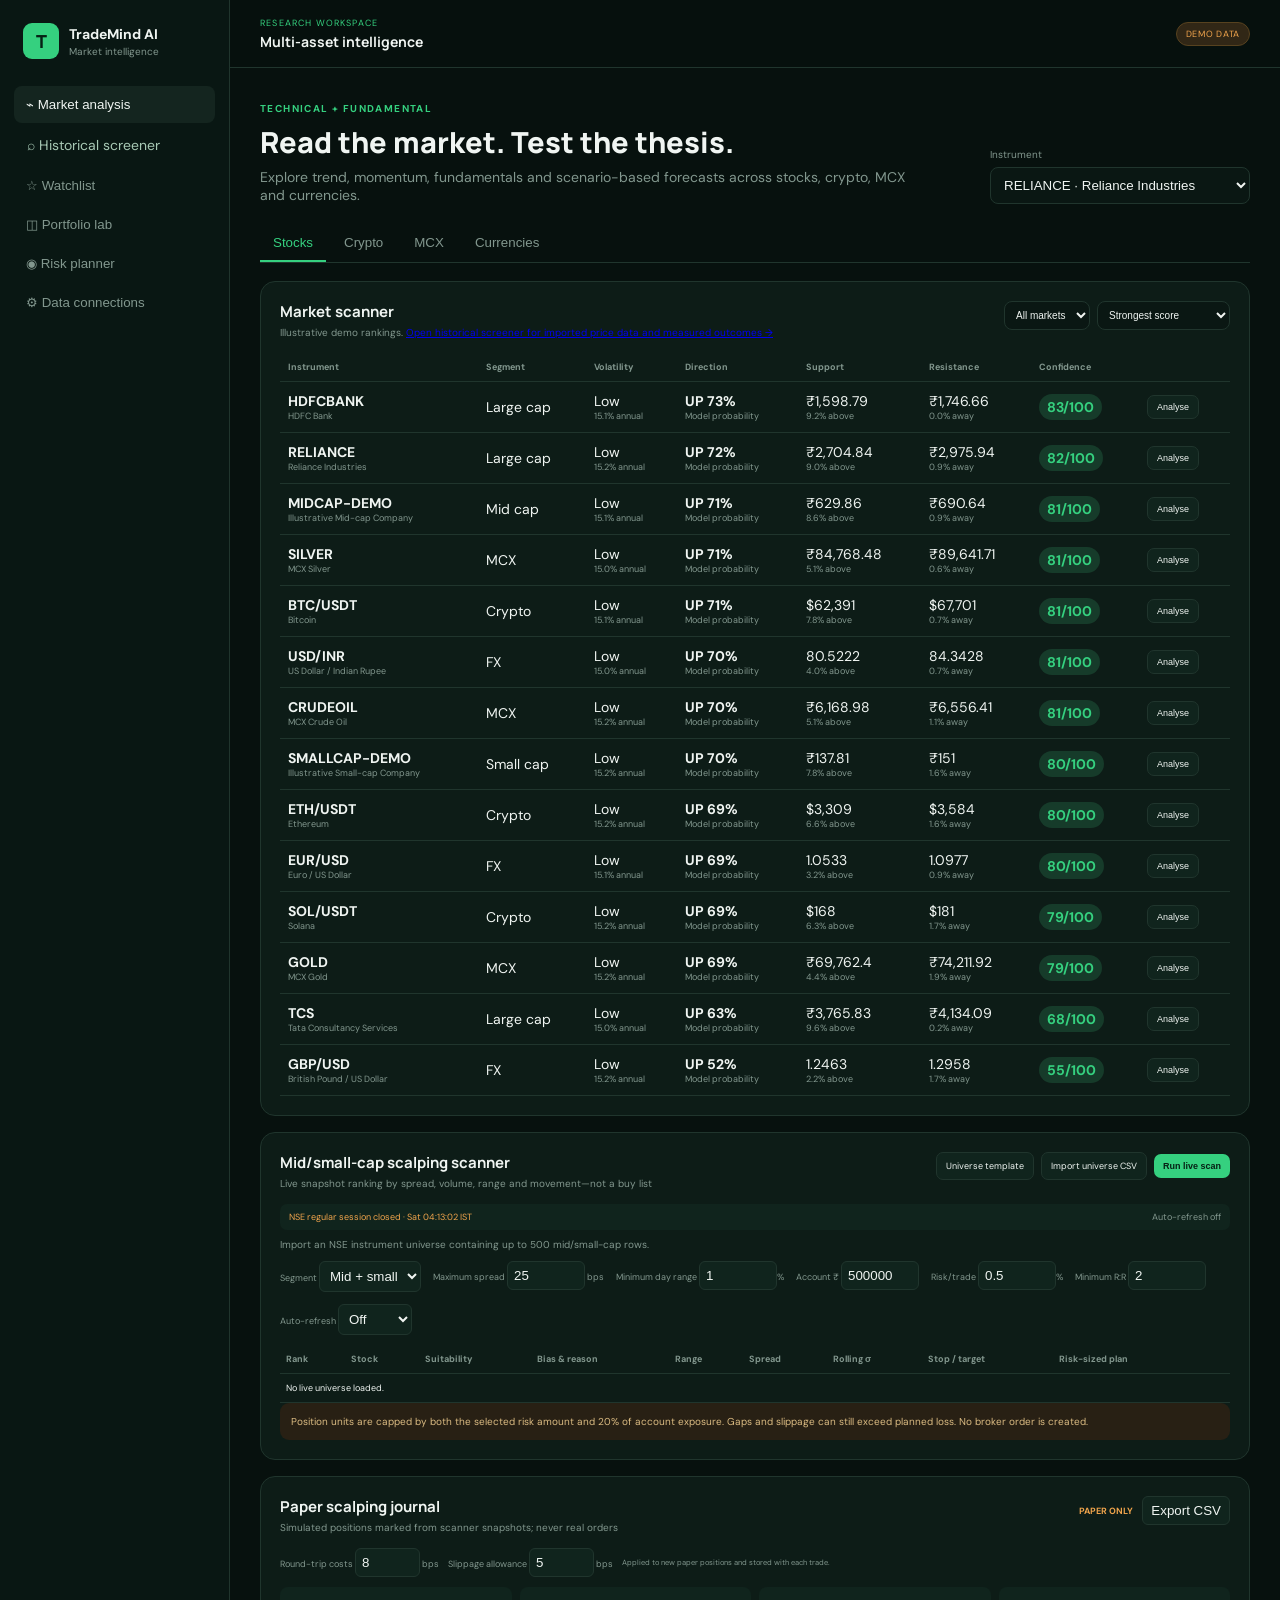
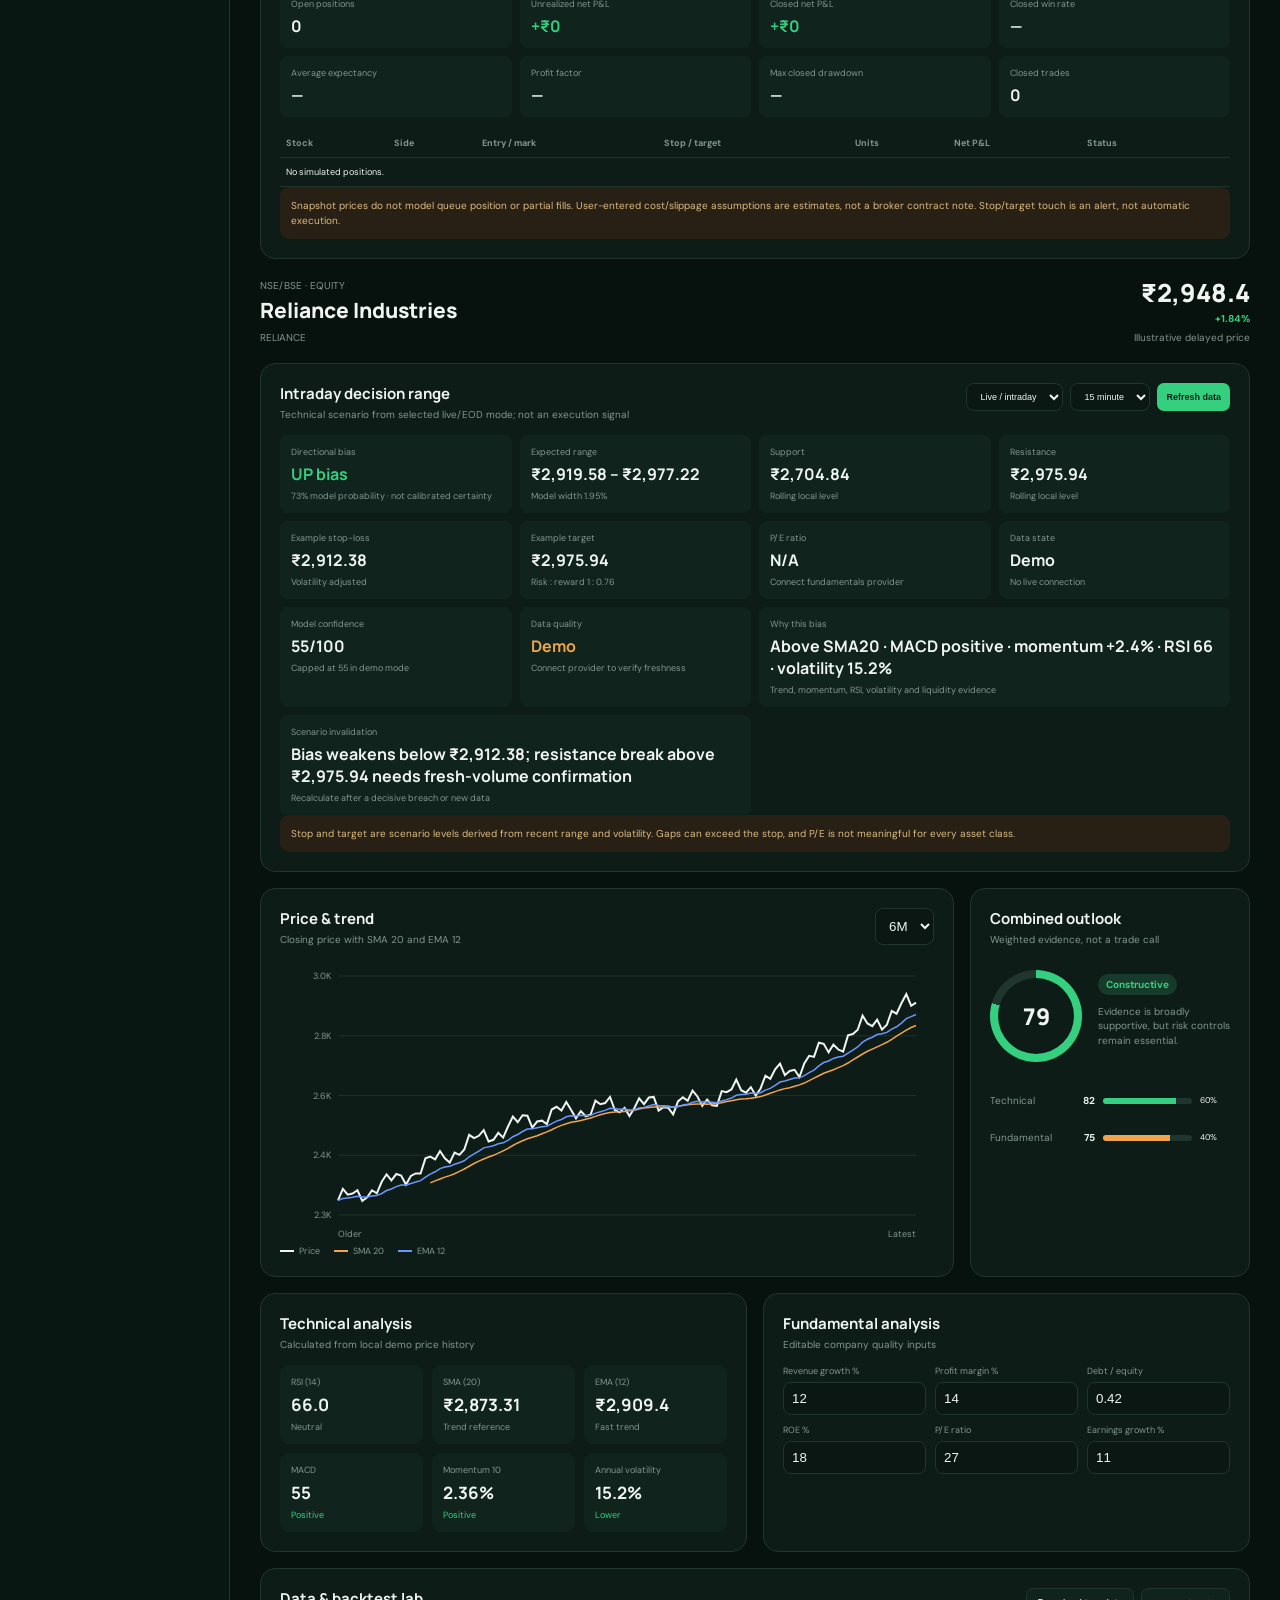
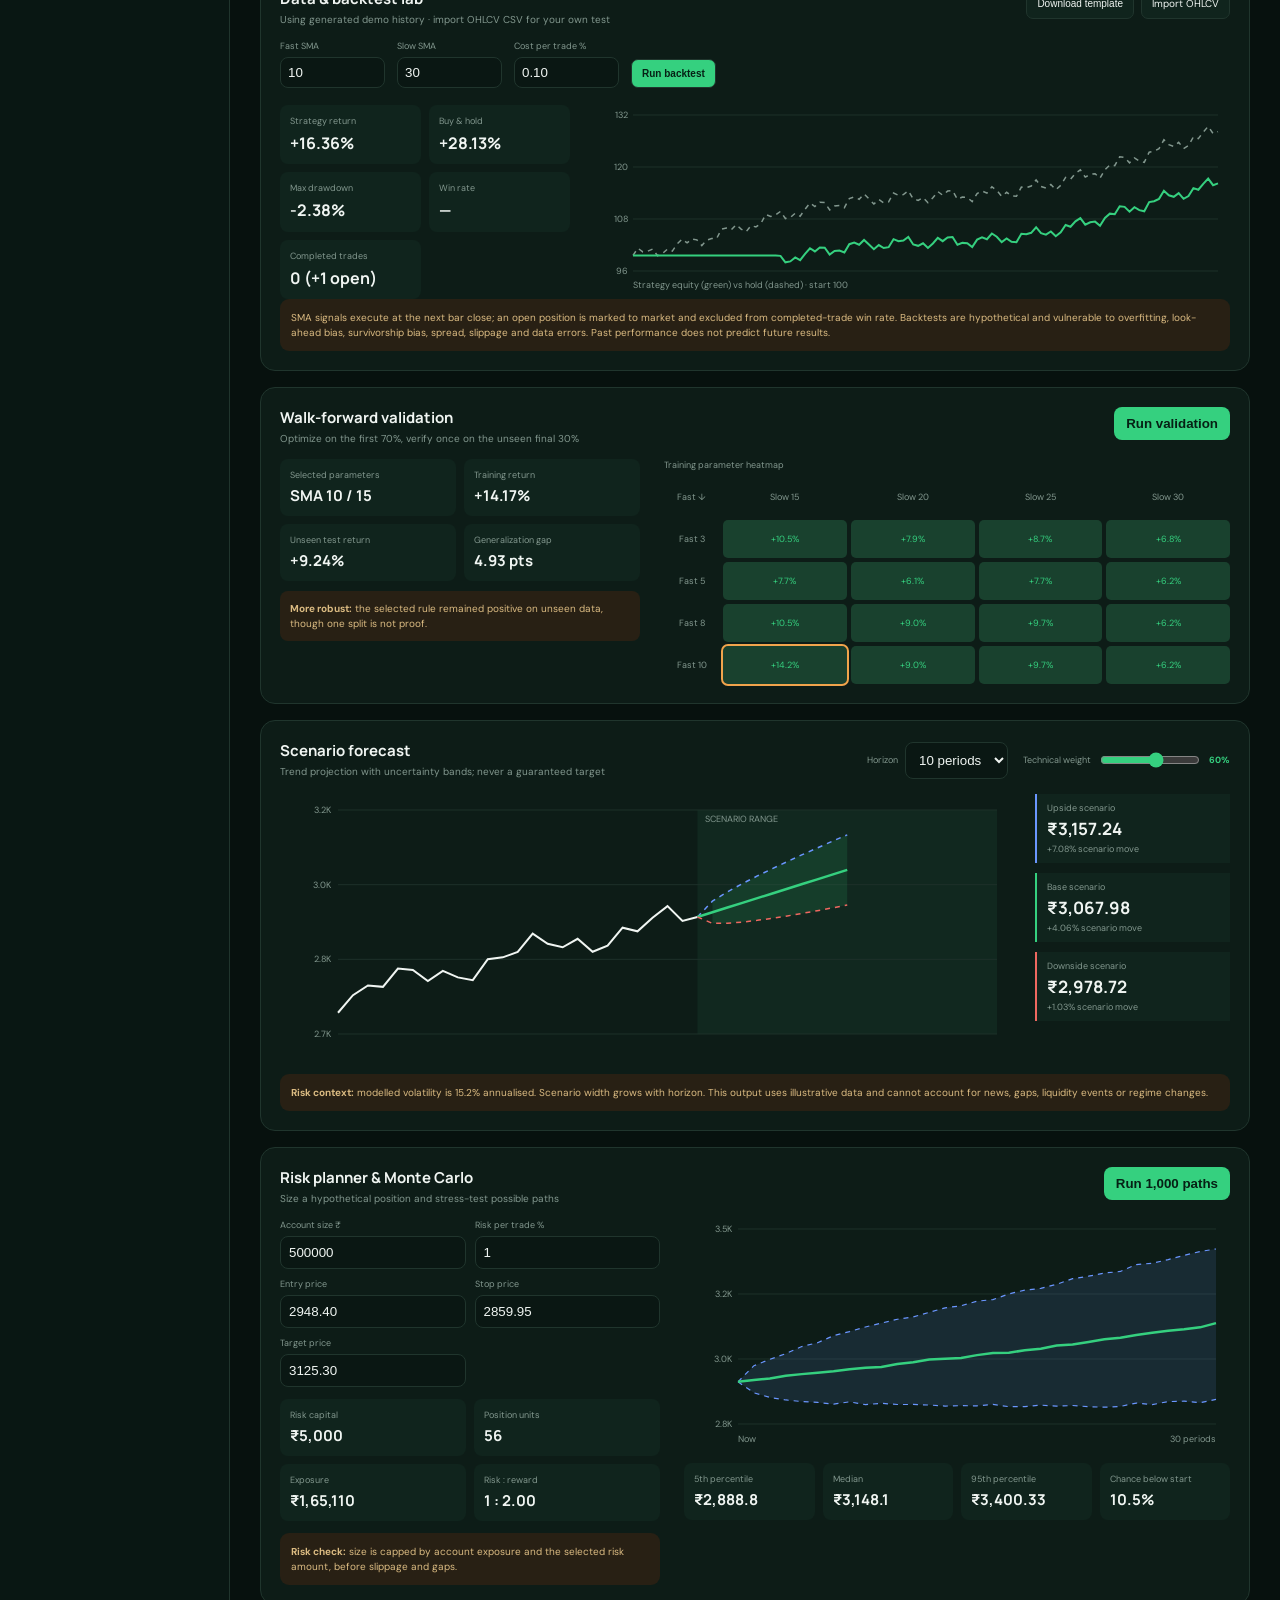
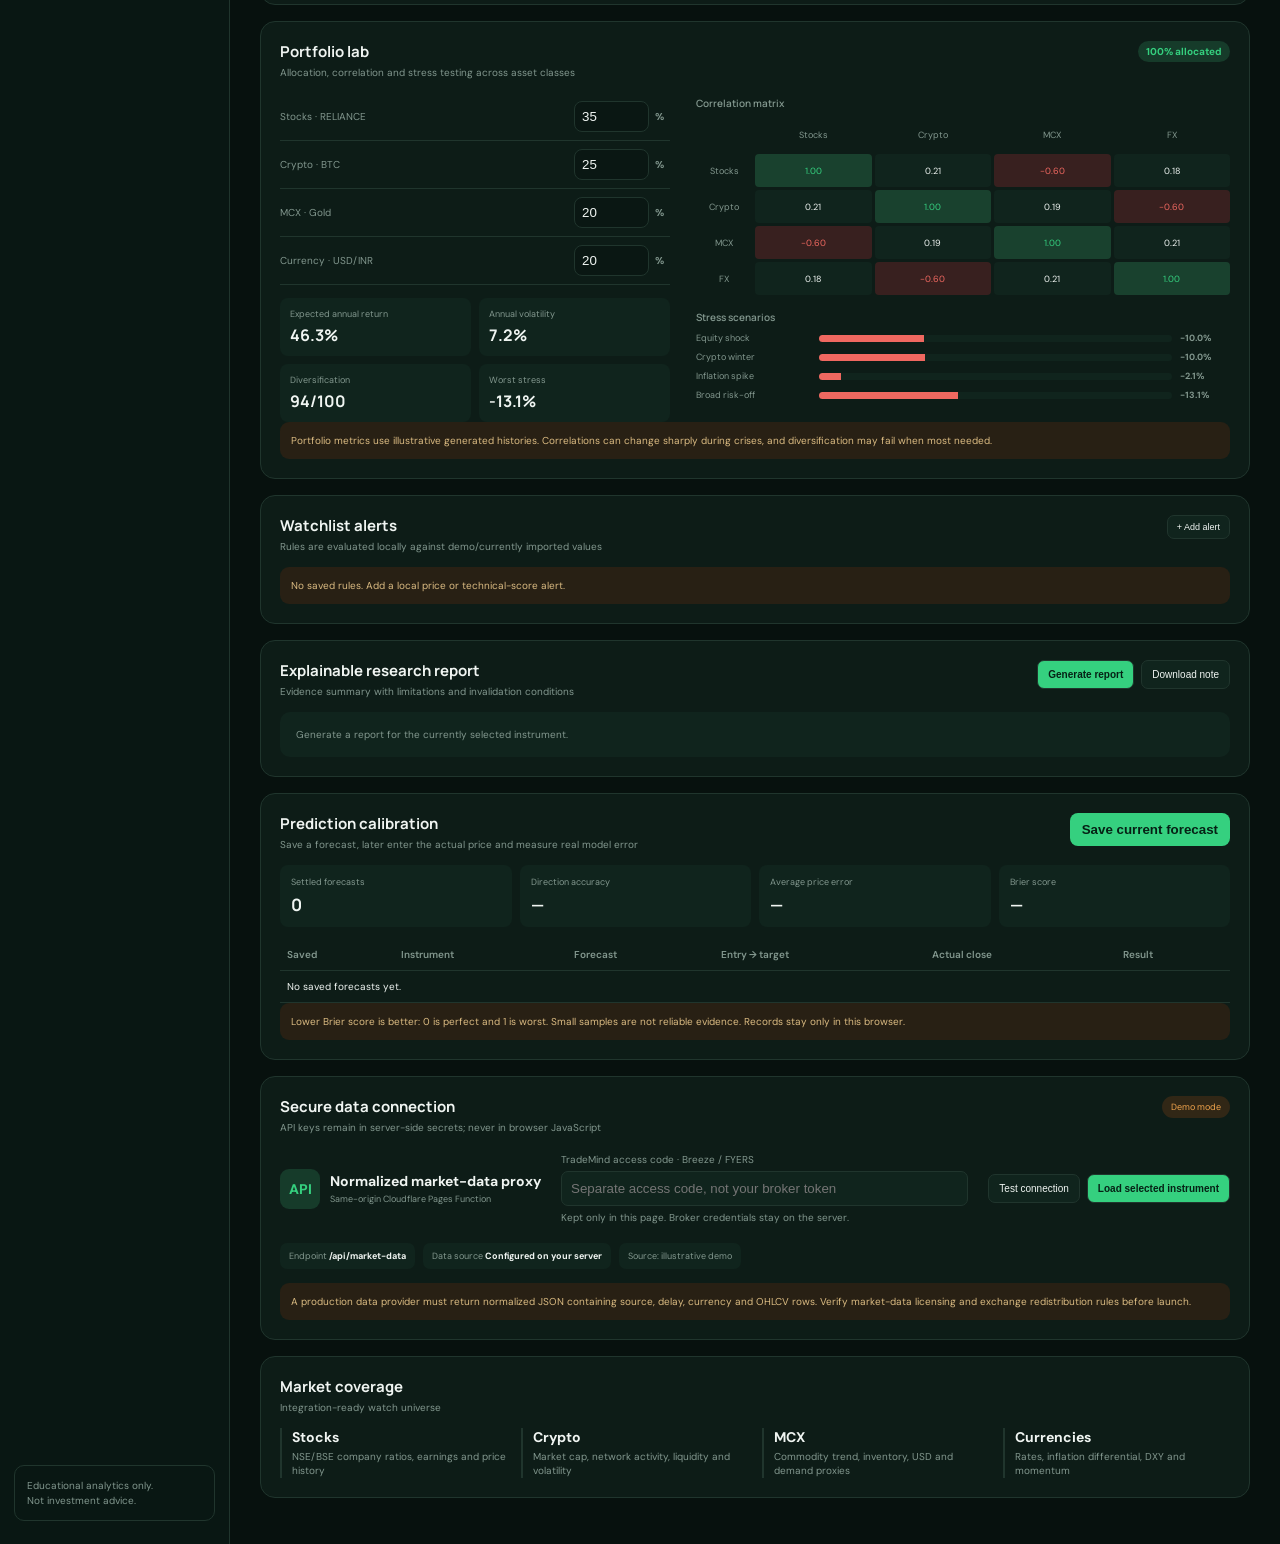
<file: index.html>
<!doctype html><html lang="en"><head><meta charset="UTF-8"><meta name="viewport" content="width=device-width,initial-scale=1"><meta name="description" content="TradeMind AI educational multi-asset analysis workspace"><meta name="theme-color" content="#07110e"><title>TradeMind AI</title><link rel="preconnect" href="https://fonts.googleapis.com"><link rel="preconnect" href="https://fonts.gstatic.com" crossorigin><link href="https://fonts.googleapis.com/css2?family=DM+Sans:wght@400;500;600;700&family=Manrope:wght@600;700;800&display=swap" rel="stylesheet"><link rel="stylesheet" href="styles.css"><link rel="stylesheet" href="backtest.css"><link rel="stylesheet" href="risk.css"><link rel="stylesheet" href="portfolio.css"><link rel="stylesheet" href="scanner.css"><link rel="stylesheet" href="validation.css"><link rel="stylesheet" href="report.css"><link rel="stylesheet" href="connections.css"><link rel="stylesheet" href="intraday.css"><link rel="stylesheet" href="calibration.css"><link rel="stylesheet" href="scalping.css"><link rel="stylesheet" href="paper.css"></head><body>
<div class="shell"><aside><a class="brand" href="#"><span>T</span><div><b>TradeMind AI</b><small>Market intelligence</small></div></a><nav><button class="active">⌁ Market analysis</button><a class="screener-nav" style="display:block;padding:11px 13px;color:#a8c9b5;text-decoration:none" href="historical-screener.html">⌕ Historical screener</a><button>☆ Watchlist</button><button>◫ Portfolio lab</button><button>◉ Risk planner</button><button>⚙ Data connections</button></nav><div class="disclaimer">Educational analytics only.<br>Not investment advice.</div></aside>
<main><header><button class="mobile" id="menu">☰</button><div><small>RESEARCH WORKSPACE</small><strong>Multi-asset intelligence</strong></div><span class="demo-tag">DEMO DATA</span></header><div class="page">
<section class="hero"><div><span class="eyebrow">TECHNICAL + FUNDAMENTAL</span><h1>Read the market. Test the thesis.</h1><p>Explore trend, momentum, fundamentals and scenario-based forecasts across stocks, crypto, MCX and currencies.</p></div><div class="asset-search"><label for="assetSelect">Instrument</label><select id="assetSelect"></select></div></section>
<div class="market-tabs" id="marketTabs"><button data-type="stocks" class="active">Stocks</button><button data-type="crypto">Crypto</button><button data-type="mcx">MCX</button><button data-type="forex">Currencies</button></div>
<section class="panel scanner-panel"><div class="panel-head"><div><h3>Market scanner</h3><p>Illustrative demo rankings. <a href="historical-screener.html">Open historical screener for imported price data and measured outcomes →</a></p></div><div class="scanner-tools"><select id="scannerFilter"><option value="all">All markets</option><option value="stocks">All stocks</option><option value="mid">Mid cap</option><option value="small">Small cap</option><option value="crypto">Crypto</option><option value="mcx">MCX</option><option value="forex">Currencies</option></select><select id="scannerSort"><option value="score">Strongest score</option><option value="direction">Highest up probability</option><option value="momentum">Highest momentum</option><option value="volatility">Lowest volatility</option></select></div></div><div class="scanner-table-wrap"><table class="scanner-table"><thead><tr><th>Instrument</th><th>Segment</th><th>Volatility</th><th>Direction</th><th>Support</th><th>Resistance</th><th>Confidence</th><th></th></tr></thead><tbody id="scannerBody"></tbody></table></div></section>
<section class="panel scalp-panel"><div class="panel-head"><div><h3>Mid/small-cap scalping scanner</h3><p>Live snapshot ranking by spread, volume, range and movement—not a buy list</p></div><div class="scalp-actions"><a href="universe-template.csv" download>Universe template</a><label for="universeFile">Import universe CSV</label><input id="universeFile" type="file" accept=".csv,text/csv" hidden><button id="runScalpScan">Run live scan</button></div></div><div class="scalp-livebar"><span id="marketHoursStatus">Checking NSE session…</span><span id="scalpClock">Auto-refresh off</span></div><div class="scalp-status" id="scalpStatus">Import an NSE instrument universe containing up to 500 mid/small-cap rows.</div><div class="scalp-filters"><label>Segment <select id="scalpCap"><option value="all">Mid + small</option><option value="mid">Mid cap</option><option value="small">Small cap</option></select></label><label>Maximum spread <input id="maxSpread" type="number" min="1" max="200" value="25"> bps</label><label>Minimum day range <input id="minDayRange" type="number" min="0" max="20" step="0.1" value="1">%</label><label>Account ₹ <input id="scalpAccount" type="number" min="1000" value="500000"></label><label>Risk/trade <input id="scalpRiskPct" type="number" min="0.1" max="2" step="0.1" value="0.5">%</label><label>Minimum R:R <input id="scalpMinRR" type="number" min="1" max="5" step="0.1" value="2"></label><label>Auto-refresh <select id="scalpRefresh"><option value="0">Off</option><option value="30">30 sec</option><option value="60">60 sec</option><option value="120">2 min</option></select></label></div><div class="scalp-table-wrap"><table class="scalp-table"><thead><tr><th>Rank</th><th>Stock</th><th>Suitability</th><th>Bias & reason</th><th>Range</th><th>Spread</th><th>Rolling σ</th><th>Stop / target</th><th>Risk-sized plan</th><th></th></tr></thead><tbody id="scalpRows"><tr><td colspan="10">No live universe loaded.</td></tr></tbody></table></div><div class="risk-note">Position units are capped by both the selected risk amount and 20% of account exposure. Gaps and slippage can still exceed planned loss. No broker order is created.</div></section>
<section class="panel paper-panel"><div class="panel-head"><div><h3>Paper scalping journal</h3><p>Simulated positions marked from scanner snapshots; never real orders</p></div><div class="paper-actions"><span class="paper-badge">PAPER ONLY</span><button id="exportPaperTrades">Export CSV</button></div></div><div class="paper-assumptions"><label>Round-trip costs <input id="paperCostBps" type="number" min="0" max="500" step="1" value="8"> bps</label><label>Slippage allowance <input id="paperSlippageBps" type="number" min="0" max="500" step="1" value="5"> bps</label><small>Applied to new paper positions and stored with each trade.</small></div><div class="paper-metrics"><div><span>Open positions</span><strong id="paperOpenCount">0</strong></div><div><span>Unrealized net P&L</span><strong id="paperUnrealized">₹0</strong></div><div><span>Closed net P&L</span><strong id="paperClosedPnl">₹0</strong></div><div><span>Closed win rate</span><strong id="paperWinRate">—</strong></div><div><span>Average expectancy</span><strong id="paperExpectancy">—</strong></div><div><span>Profit factor</span><strong id="paperProfitFactor">—</strong></div><div><span>Max closed drawdown</span><strong id="paperDrawdown">—</strong></div><div><span>Closed trades</span><strong id="paperClosedCount">0</strong></div></div><div class="paper-table-wrap"><table class="paper-table"><thead><tr><th>Stock</th><th>Side</th><th>Entry / mark</th><th>Stop / target</th><th>Units</th><th>Net P&L</th><th>Status</th><th></th></tr></thead><tbody id="paperRows"><tr><td colspan="8">No simulated positions.</td></tr></tbody></table></div><div class="risk-note">Snapshot prices do not model queue position or partial fills. User-entered cost/slippage assumptions are estimates, not a broker contract note. Stop/target touch is an alert, not automatic execution.</div></section>
<section class="quote-row"><div><small id="assetType">NSE · EQUITY</small><h2 id="assetName">Reliance Industries</h2><span id="symbol">RELIANCE</span></div><div class="quote"><strong id="lastPrice">₹2,948.40</strong><span id="change">+1.84%</span><small>Illustrative delayed price</small></div></section>
<section class="panel intraday-panel"><div class="panel-head"><div><h3>Intraday decision range</h3><p>Technical scenario from selected live/EOD mode; not an execution signal</p></div><div class="intraday-controls"><select id="dataMode"><option value="live">Live / intraday</option><option value="eod">End of day</option></select><select id="barInterval"><option value="1min">1 minute</option><option value="5min">5 minute</option><option value="15min" selected>15 minute</option><option value="30min">30 minute</option><option value="60min">60 minute</option><option value="daily">Daily</option></select><button id="refreshMarketData">Refresh data</button></div></div><div class="intraday-grid"><div><span>Directional bias</span><strong id="intradayBias">—</strong><small id="intradayProbability">—</small></div><div><span>Expected range</span><strong id="expectedRange">—</strong><small id="rangeWidth">—</small></div><div><span>Support</span><strong id="intradaySupport">—</strong><small>Rolling local level</small></div><div><span>Resistance</span><strong id="intradayResistance">—</strong><small>Rolling local level</small></div><div><span>Example stop-loss</span><strong id="intradayStop">—</strong><small>Volatility adjusted</small></div><div><span>Example target</span><strong id="intradayTarget">—</strong><small id="intradayRR">—</small></div><div><span>P/E ratio</span><strong id="peRatio">N/A</strong><small id="peContext">Equities/provider only</small></div><div><span>Data state</span><strong id="intradayDataState">Demo</strong><small id="intradayDelay">No live connection</small></div><div><span>Model confidence</span><strong id="modelConfidence">—</strong><small id="confidenceReason">Evidence quality, not certainty</small></div><div><span>Data quality</span><strong id="dataQuality">—</strong><small id="freshnessWarning">Checking bars and timestamp</small></div><div class="wide-card"><span>Why this bias</span><strong id="biasExplanation">—</strong><small>Trend, momentum, RSI, volatility and liquidity evidence</small></div><div class="wide-card"><span>Scenario invalidation</span><strong id="scenarioInvalidation">—</strong><small>Recalculate after a decisive breach or new data</small></div></div><div class="risk-note">Stop and target are scenario levels derived from recent range and volatility. Gaps can exceed the stop, and P/E is not meaningful for every asset class.</div></section>
<div class="top-grid"><section class="panel chart-panel"><div class="panel-head"><div><h3>Price & trend</h3><p>Closing price with SMA 20 and EMA 12</p></div><select id="timeframe"><option value="60">3M</option><option value="120" selected>6M</option><option value="240">1Y</option></select></div><div id="priceChart" class="chart" role="img" aria-label="Price trend chart"></div><div class="legend"><span><i class="price"></i>Price</span><span><i class="sma"></i>SMA 20</span><span><i class="ema"></i>EMA 12</span></div></section>
<aside class="panel score-panel"><div class="panel-head"><div><h3>Combined outlook</h3><p>Weighted evidence, not a trade call</p></div></div><div class="score-wrap"><div class="score-ring" id="combinedRing"><strong id="combinedScore">—</strong></div><div><span class="signal" id="combinedSignal">Calculating</span><p id="signalText">Evaluating technical and fundamental conditions.</p></div></div><div class="weight-row"><span>Technical <b id="techScore">—</b></span><div><i id="techBar"></i></div><small>60%</small></div><div class="weight-row"><span>Fundamental <b id="fundScore">—</b></span><div><i id="fundBar"></i></div><small>40%</small></div></aside></div>
<div class="analysis-grid"><section class="panel"><div class="panel-head"><div><h3>Technical analysis</h3><p>Calculated from local demo price history</p></div></div><div class="indicator-grid" id="indicators"></div></section><section class="panel"><div class="panel-head"><div><h3>Fundamental analysis</h3><p id="fundamentalSubtitle">Editable company inputs</p></div></div><div class="fund-grid" id="fundamentalInputs"></div></section></div>
<section class="panel data-lab"><div class="panel-head"><div><h3>Data & backtest lab</h3><p id="dataStatus">Using generated demo history · import OHLCV CSV for your own test</p></div><div class="data-actions"><button id="templateButton">Download template</button><label for="ohlcvFile">Import OHLCV</label><input id="ohlcvFile" type="file" accept=".csv,text/csv" hidden></div></div><div class="backtest-controls"><label>Fast SMA <input id="fastPeriod" type="number" min="2" max="100" value="10"></label><label>Slow SMA <input id="slowPeriod" type="number" min="3" max="200" value="30"></label><label>Cost per trade % <input id="tradeCost" type="number" min="0" max="5" step="0.05" value="0.10"></label><button id="runBacktest">Run backtest</button></div><div class="backtest-grid"><div class="backtest-stats"><div><span>Strategy return</span><strong id="strategyReturn">—</strong></div><div><span>Buy & hold</span><strong id="holdReturn">—</strong></div><div><span>Max drawdown</span><strong id="maxDrawdown">—</strong></div><div><span>Win rate</span><strong id="winRate">—</strong></div><div><span>Completed trades</span><strong id="tradeCount">—</strong></div></div><div id="equityChart" class="equity-chart" role="img" aria-label="Backtest equity curve"></div></div><div class="risk-note">SMA signals execute at the next bar close; an open position is marked to market and excluded from completed-trade win rate. Backtests are hypothetical and vulnerable to overfitting, look-ahead bias, survivorship bias, spread, slippage and data errors. Past performance does not predict future results.</div></section>
<section class="panel validation-lab"><div class="panel-head"><div><h3>Walk-forward validation</h3><p>Optimize on the first 70%, verify once on the unseen final 30%</p></div><button id="validateButton">Run validation</button></div><div class="validation-layout"><div><div class="validation-stats"><div><span>Selected parameters</span><strong id="selectedParams">—</strong></div><div><span>Training return</span><strong id="trainingReturn">—</strong></div><div><span>Unseen test return</span><strong id="testReturn">—</strong></div><div><span>Generalization gap</span><strong id="generalizationGap">—</strong></div></div><div class="validation-verdict" id="validationVerdict">Run the validation to measure robustness.</div></div><div><div class="heatmap-label">Training parameter heatmap</div><div id="parameterHeatmap" class="parameter-heatmap"></div></div></div></section>
<section class="panel forecast-panel"><div class="panel-head"><div><h3>Scenario forecast</h3><p>Trend projection with uncertainty bands; never a guaranteed target</p></div><div class="forecast-controls"><label>Horizon <select id="horizon"><option value="5">5 periods</option><option value="10" selected>10 periods</option><option value="20">20 periods</option></select></label><label>Technical weight <input id="techWeight" type="range" min="30" max="80" value="60"><b id="weightValue">60%</b></label></div></div><div class="forecast-grid"><div id="forecastChart" class="chart" role="img" aria-label="Price scenario forecast chart"></div><aside><div class="scenario bull"><span>Upside scenario</span><strong id="bullTarget">—</strong><small id="bullMove">—</small></div><div class="scenario base"><span>Base scenario</span><strong id="baseTarget">—</strong><small id="baseMove">—</small></div><div class="scenario bear"><span>Downside scenario</span><strong id="bearTarget">—</strong><small id="bearMove">—</small></div></aside></div><div class="risk-note" id="riskNote"></div></section>
<section class="panel risk-planner"><div class="panel-head"><div><h3>Risk planner & Monte Carlo</h3><p>Size a hypothetical position and stress-test possible paths</p></div><button id="simulateButton">Run 1,000 paths</button></div><div class="risk-layout"><div><div class="risk-inputs"><label>Account size ₹<input id="accountSize" type="number" min="1000" value="500000"></label><label>Risk per trade %<input id="riskPercent" type="number" min="0.1" max="10" step="0.1" value="1"></label><label>Entry price<input id="entryPrice" type="number" min="0" step="0.01"></label><label>Stop price<input id="stopPrice" type="number" min="0" step="0.01"></label><label>Target price<input id="targetPrice" type="number" min="0" step="0.01"></label></div><div class="risk-results"><div><span>Risk capital</span><strong id="riskCapital">—</strong></div><div><span>Position units</span><strong id="positionUnits">—</strong></div><div><span>Exposure</span><strong id="positionExposure">—</strong></div><div><span>Risk : reward</span><strong id="riskReward">—</strong></div></div><div class="risk-note" id="sizeWarning"></div></div><div><div id="monteChart" class="monte-chart" role="img" aria-label="Monte Carlo percentile paths"></div><div class="monte-stats"><div><span>5th percentile</span><strong id="p05">—</strong></div><div><span>Median</span><strong id="p50">—</strong></div><div><span>95th percentile</span><strong id="p95">—</strong></div><div><span>Chance below start</span><strong id="lossProbability">—</strong></div></div></div></div></section>
<section class="panel portfolio-lab"><div class="panel-head"><div><h3>Portfolio lab</h3><p>Allocation, correlation and stress testing across asset classes</p></div><span id="weightStatus" class="signal">100% allocated</span></div><div class="portfolio-layout"><div><div class="allocation-list" id="allocationList"><label><span>Stocks · RELIANCE</span><input data-weight data-asset="stocks" type="number" min="0" max="100" value="35"><b>%</b></label><label><span>Crypto · BTC</span><input data-weight data-asset="crypto" type="number" min="0" max="100" value="25"><b>%</b></label><label><span>MCX · Gold</span><input data-weight data-asset="mcx" type="number" min="0" max="100" value="20"><b>%</b></label><label><span>Currency · USD/INR</span><input data-weight data-asset="forex" type="number" min="0" max="100" value="20"><b>%</b></label></div><div class="portfolio-stats"><div><span>Expected annual return</span><strong id="portfolioReturn">—</strong></div><div><span>Annual volatility</span><strong id="portfolioVol">—</strong></div><div><span>Diversification</span><strong id="diversification">—</strong></div><div><span>Worst stress</span><strong id="worstStress">—</strong></div></div></div><div><h4>Correlation matrix</h4><div id="correlationMatrix" class="correlation-matrix"></div><h4>Stress scenarios</h4><div id="stressBars" class="stress-bars"></div></div></div><div class="risk-note">Portfolio metrics use illustrative generated histories. Correlations can change sharply during crises, and diversification may fail when most needed.</div></section>
<section class="panel alerts-panel"><div class="panel-head"><div><h3>Watchlist alerts</h3><p>Rules are evaluated locally against demo/currently imported values</p></div><button id="addAlert">+ Add alert</button></div><div id="alertList" class="alert-list"></div></section>
<section class="panel report-panel"><div class="panel-head"><div><h3>Explainable research report</h3><p>Evidence summary with limitations and invalidation conditions</p></div><div class="report-actions"><button id="generateReport">Generate report</button><button id="downloadReport">Download note</button></div></div><div id="researchReport" class="research-report"><div class="report-empty">Generate a report for the currently selected instrument.</div></div></section>
<section class="panel calibration-panel"><div class="panel-head"><div><h3>Prediction calibration</h3><p>Save a forecast, later enter the actual price and measure real model error</p></div><button id="saveForecast" class="calibration-save">Save current forecast</button></div><div class="calibration-metrics"><div><span>Settled forecasts</span><strong id="settledForecasts">0</strong></div><div><span>Direction accuracy</span><strong id="directionAccuracy">—</strong></div><div><span>Average price error</span><strong id="averageForecastError">—</strong></div><div><span>Brier score</span><strong id="brierScore">—</strong></div></div><div class="calibration-table-wrap"><table class="calibration-table"><thead><tr><th>Saved</th><th>Instrument</th><th>Forecast</th><th>Entry → target</th><th>Actual close</th><th>Result</th></tr></thead><tbody id="calibrationRows"><tr><td colspan="6">No saved forecasts yet.</td></tr></tbody></table></div><div class="risk-note">Lower Brier score is better: 0 is perfect and 1 is worst. Small samples are not reliable evidence. Records stay only in this browser.</div></section>
<section class="panel connection-panel"><div class="panel-head"><div><h3>Secure data connection</h3><p>API keys remain in server-side secrets; never in browser JavaScript</p></div><span id="connectionStatus" class="connection-status">Demo mode</span></div><div class="connection-layout"><div class="connection-source"><div class="source-logo">API</div><div><b>Normalized market-data proxy</b><span>Same-origin Cloudflare Pages Function</span></div></div><div class="connection-access"><label for="dashboardMarketAccess">TradeMind access code · Breeze / FYERS</label><input id="dashboardMarketAccess" type="password" autocomplete="off" placeholder="Separate access code, not your broker token"><small>Kept only in this page. Broker credentials stay on the server.</small></div><div class="connection-actions"><button id="testConnection">Test connection</button><button id="loadLiveData">Load selected instrument</button></div></div><div class="connection-meta"><span>Endpoint <b>/api/market-data</b></span><span>Data source <b>Configured on your server</b></span><span id="sourceMetadata">Source: illustrative demo</span></div><div class="risk-note">A production data provider must return normalized JSON containing source, delay, currency and OHLCV rows. Verify market-data licensing and exchange redistribution rules before launch.</div></section>
<section class="panel"><div class="panel-head"><div><h3>Market coverage</h3><p>Integration-ready watch universe</p></div></div><div class="coverage"><div><b>Stocks</b><span>NSE/BSE company ratios, earnings and price history</span></div><div><b>Crypto</b><span>Market cap, network activity, liquidity and volatility</span></div><div><b>MCX</b><span>Commodity trend, inventory, USD and demand proxies</span></div><div><b>Currencies</b><span>Rates, inflation differential, DXY and momentum</span></div></div></section>
</div></main></div><div class="toast" id="toast"></div><script src="backtest-engine.js"></script><script src="app.js"></script></body></html>
</file>
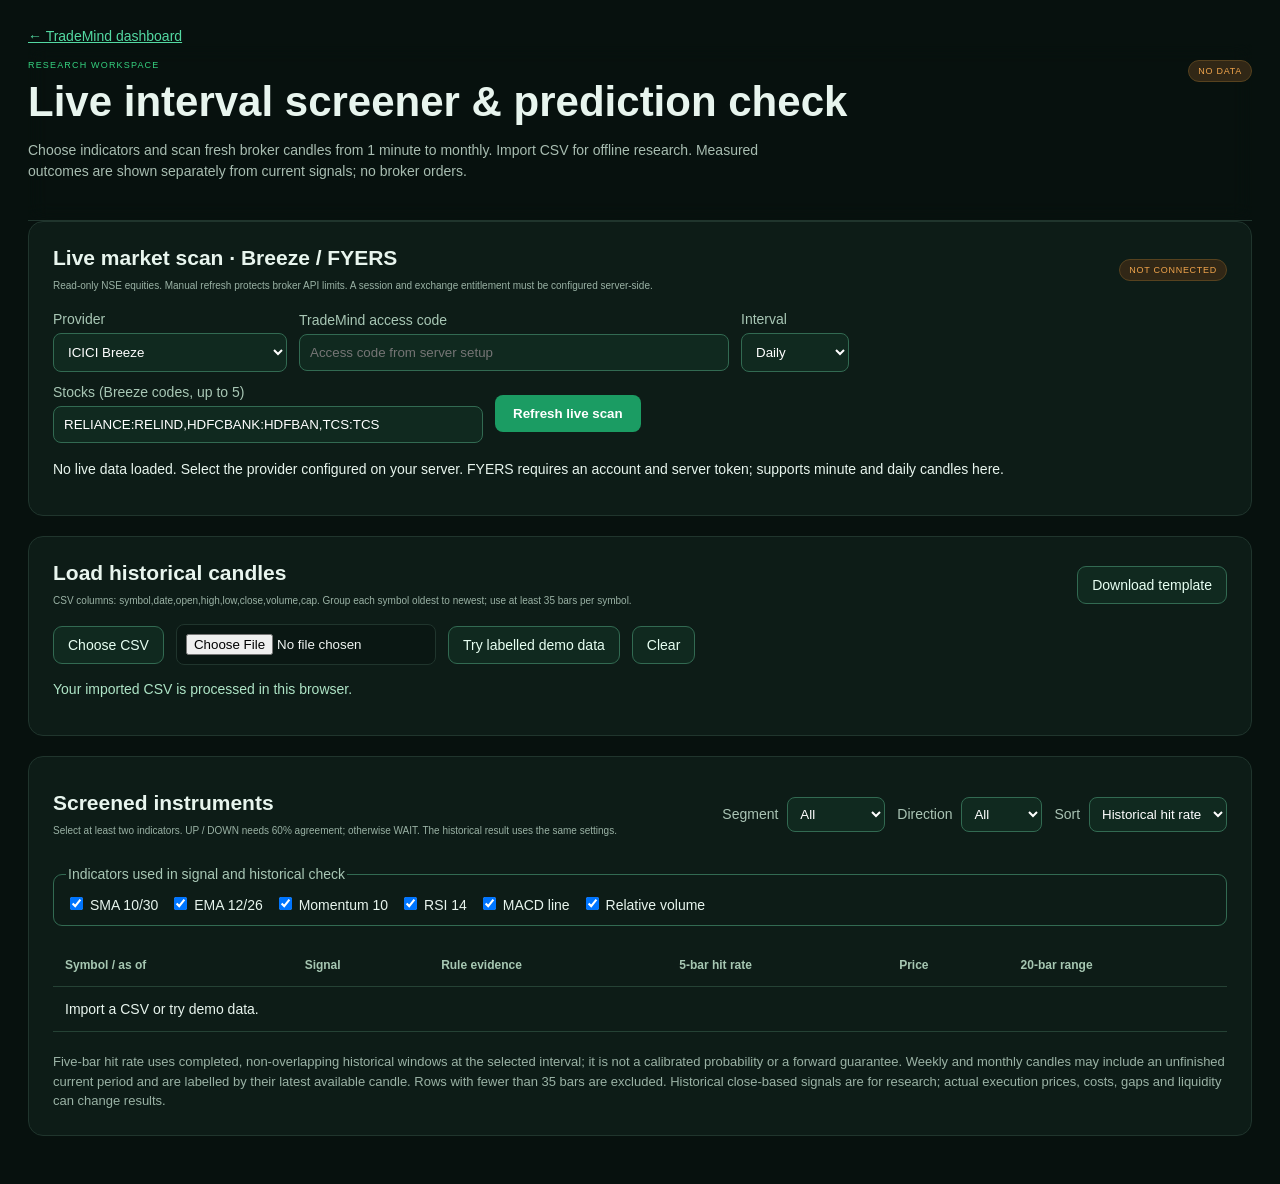
<file: historical-screener.html>
<!doctype html><html lang="en"><head><meta charset="utf-8"><meta name="viewport" content="width=device-width,initial-scale=1"><title>Historical Screener · TradeMind AI</title><link rel="stylesheet" href="styles.css"><link rel="stylesheet" href="historical-screener.css"></head><body><main class="screener-page"><a href="./">← TradeMind dashboard</a><header><div><small>RESEARCH WORKSPACE</small><h1>Live interval screener & prediction check</h1><p>Choose indicators and scan fresh broker candles from 1 minute to monthly. Import CSV for offline research. Measured outcomes are shown separately from current signals; no broker orders.</p></div><span class="demo-tag" id="sourceTag">NO DATA</span></header><section class="panel live-panel"><div class="panel-head"><div><h2>Live market scan · Breeze / FYERS</h2><p>Read-only NSE equities. Manual refresh protects broker API limits. A session and exchange entitlement must be configured server-side.</p></div><span id="liveBadge" class="demo-tag">NOT CONNECTED</span></div><div class="live-controls"><label>Provider <select id="liveProvider"><option value="icici_breeze">ICICI Breeze</option><option value="fyers">FYERS Standard (free API plan)</option></select></label><label>TradeMind access code <input id="marketAccess" type="password" autocomplete="off" placeholder="Access code from server setup"></label><label>Interval <select id="liveInterval"><option value="1min">1 minute</option><option value="5min">5 minutes</option><option value="15min">15 minutes</option><option value="30min">30 minutes</option><option value="60min">1 hour</option><option value="daily" selected>Daily</option><option value="weekly">Weekly</option><option value="monthly">Monthly</option></select></label><label><span id="symbolLabel">Stocks (Breeze codes, up to 5)</span> <input id="liveSymbols" value="RELIANCE:RELIND,HDFCBANK:HDFBAN,TCS:TCS" aria-label="Stocks and Breeze codes"></label><button id="liveScan" type="button">Refresh live scan</button></div><p id="liveStatus" role="status" aria-live="polite">No live data loaded. Select the provider configured on your server. FYERS requires an account and server token; supports minute and daily candles here.</p></section><section class="panel import-panel"><div class="panel-head"><div><h2>Load historical candles</h2><p>CSV columns: symbol,date,open,high,low,close,volume,cap. Group each symbol oldest to newest; use at least 35 bars per symbol.</p></div><a class="download-template" id="template" download="trademind-screener-template.csv">Download template</a></div><div class="import-actions"><label for="csvFile">Choose CSV</label><input id="csvFile" type="file" accept=".csv,text/csv"><button id="demo" type="button">Try labelled demo data</button><button id="clear" type="button">Clear</button></div><p id="status" role="status" aria-live="polite">Your imported CSV is processed in this browser.</p></section><section class="panel"><div class="panel-head"><div><h2>Screened instruments</h2><p>Select at least two indicators. UP / DOWN needs 60% agreement; otherwise WAIT. The historical result uses the same settings.</p></div><div class="filters"><label>Segment <select id="cap"><option value="all">All</option><option value="mid">Mid cap</option><option value="small">Small cap</option><option value="large">Large cap</option></select></label><label>Direction <select id="direction"><option value="all">All</option><option value="UP">UP</option><option value="DOWN">DOWN</option><option value="WAIT">WAIT</option></select></label><label>Sort <select id="sort"><option value="hitRate">Historical hit rate</option><option value="momentum">Momentum</option><option value="volumeRatio">Volume ratio</option></select></label></div></div><fieldset class="indicators"><legend>Indicators used in signal and historical check</legend><label><input type="checkbox" data-indicator="sma" checked> SMA 10/30</label><label><input type="checkbox" data-indicator="ema" checked> EMA 12/26</label><label><input type="checkbox" data-indicator="momentum" checked> Momentum 10</label><label><input type="checkbox" data-indicator="rsi" checked> RSI 14</label><label><input type="checkbox" data-indicator="macd" checked> MACD line</label><label><input type="checkbox" data-indicator="volume" checked> Relative volume</label></fieldset><div class="table-scroll"><table><thead><tr><th>Symbol / as of</th><th>Signal</th><th>Rule evidence</th><th>5-bar hit rate</th><th>Price</th><th>20-bar range</th></tr></thead><tbody id="results"><tr><td colspan="6">Import a CSV or try demo data.</td></tr></tbody></table></div><p class="method">Five-bar hit rate uses completed, non-overlapping historical windows at the selected interval; it is not a calibrated probability or a forward guarantee. Weekly and monthly candles may include an unfinished current period and are labelled by their latest available candle. Rows with fewer than 35 bars are excluded. Historical close-based signals are for research; actual execution prices, costs, gaps and liquidity can change results.</p></section></main><script src="screener-engine.js"></script><script src="historical-screener.js"></script></body></html>
</file>
<file: styles.css>
:root{--bg:#07110e;--side:#091713;--panel:#0d1c17;--panel2:#10241d;--line:#20352d;--text:#f0f5f2;--muted:#82978e;--green:#35d07f;--green2:#163b2a;--orange:#f0a44c;--red:#ef6860;--blue:#6a96ff;--radius:15px}*{box-sizing:border-box}body{margin:0;background:var(--bg);color:var(--text);font:14px 'DM Sans',sans-serif}.shell{min-height:100vh;display:grid;grid-template-columns:230px 1fr}aside{background:var(--side);border-right:1px solid var(--line);padding:23px 14px;display:flex;flex-direction:column}.brand{display:flex;align-items:center;gap:10px;color:var(--text);text-decoration:none;padding:0 9px 25px}.brand>span{width:36px;height:36px;border-radius:9px;display:grid;place-items:center;background:var(--green);color:#062115;font:800 18px Manrope}.brand b,.brand small{display:block}.brand small{color:var(--muted);font-size:10px;margin-top:2px}nav button{display:block;width:100%;border:0;background:none;color:var(--muted);padding:11px 12px;text-align:left;border-radius:8px;margin:2px 0}nav button.active,nav button:hover{background:#14251f;color:var(--text)}.disclaimer{margin-top:auto;border:1px solid var(--line);border-radius:10px;padding:12px;color:var(--muted);font-size:10px;line-height:1.5}main{min-width:0}header{height:68px;border-bottom:1px solid var(--line);display:flex;align-items:center;padding:0 30px;gap:12px;position:sticky;top:0;background:rgba(7,17,14,.92);backdrop-filter:blur(10px);z-index:4}header div{flex:1}header small,header strong{display:block}header small{color:var(--green);font-size:9px;letter-spacing:.13em}header strong{font:700 14px Manrope;margin-top:3px}.demo-tag{color:var(--orange);background:#312716;border:1px solid #57421f;border-radius:20px;padding:5px 9px;font-size:9px;letter-spacing:.08em}.mobile{display:none;border:0;background:none;color:var(--text);font-size:20px}.page{max-width:1450px;margin:auto;padding:30px}.hero{display:flex;align-items:flex-end;justify-content:space-between;gap:30px;margin-bottom:21px}.eyebrow{color:var(--green);font-size:10px;font-weight:700;letter-spacing:.14em}.hero h1{font:800 29px Manrope;margin:6px 0}.hero p{color:var(--muted);margin:0;max-width:650px}.asset-search{width:260px}.asset-search label{display:block;color:var(--muted);font-size:10px;margin-bottom:6px}select,input{background:#0a1713;color:var(--text);border:1px solid var(--line);border-radius:8px;padding:9px;outline:none}.asset-search select{width:100%}.market-tabs{display:flex;gap:5px;border-bottom:1px solid var(--line);margin-bottom:18px}.market-tabs button{border:0;background:none;color:var(--muted);padding:10px 13px;border-bottom:2px solid transparent}.market-tabs button.active{color:var(--green);border-color:var(--green)}.quote-row{display:flex;justify-content:space-between;align-items:center;margin-bottom:18px}.quote-row h2{font:800 21px Manrope;margin:3px 0}.quote-row small,.quote-row>div>span{color:var(--muted);font-size:10px}.quote{text-align:right}.quote strong{display:block;font:800 25px Manrope}.quote>span{display:block;color:var(--green);font-weight:700;margin:2px 0}.top-grid{display:grid;grid-template-columns:minmax(0,1.7fr) minmax(280px,.65fr);gap:16px}.panel{background:var(--panel);border:1px solid var(--line);border-radius:var(--radius);padding:19px;margin-bottom:16px}.panel-head{display:flex;justify-content:space-between;align-items:flex-start;gap:14px;margin-bottom:14px}.panel h3{font:700 15px Manrope;margin:0}.panel-head p{color:var(--muted);font-size:10px;margin:4px 0 0}.chart{width:100%;min-height:280px}.chart svg{width:100%;height:auto;display:block}.grid-line{stroke:#1d3029;stroke-width:1}.axis-text{fill:var(--muted);font-size:9px}.price-line{fill:none;stroke:var(--text);stroke-width:2}.sma-line{fill:none;stroke:var(--orange);stroke-width:1.5}.ema-line{fill:none;stroke:var(--blue);stroke-width:1.5}.future-zone{fill:#11281f}.forecast-base{fill:none;stroke:var(--green);stroke-width:2.5}.forecast-band{fill:rgba(53,208,127,.12)}.forecast-bull,.forecast-bear{fill:none;stroke-width:1.5;stroke-dasharray:5 5}.forecast-bull{stroke:var(--blue)}.forecast-bear{stroke:var(--red)}.legend{display:flex;gap:14px;color:var(--muted);font-size:9px}.legend span{display:flex;align-items:center;gap:5px}.legend i{width:14px;height:2px;background:var(--text)}.legend i.sma{background:var(--orange)}.legend i.ema{background:var(--blue)}.score-wrap{display:flex;align-items:center;gap:16px;margin:10px 0 20px}.score-ring{--score:50;width:92px;height:92px;border-radius:50%;display:grid;place-items:center;background:conic-gradient(var(--green) calc(var(--score)*1%),#20352d 0);position:relative;flex:none}.score-ring:after{content:'';position:absolute;inset:8px;background:var(--panel);border-radius:50%}.score-ring strong{position:relative;z-index:1;font:800 23px Manrope}.signal{display:inline-block;color:var(--green);background:var(--green2);border-radius:20px;padding:4px 8px;font-size:10px;font-weight:700}.score-wrap p{color:var(--muted);font-size:10px;line-height:1.45}.weight-row{display:grid;grid-template-columns:105px 1fr 30px;align-items:center;gap:8px;margin:12px 0;font-size:10px}.weight-row span{color:var(--muted)}.weight-row span b{color:var(--text);float:right}.weight-row>div{height:6px;background:#20352d;border-radius:8px;overflow:hidden}.weight-row i{display:block;height:100%;background:var(--green)}.weight-row:nth-child(4) i{background:var(--orange)}.analysis-grid{display:grid;grid-template-columns:1fr 1fr;gap:16px}.indicator-grid{display:grid;grid-template-columns:repeat(3,1fr);gap:9px}.indicator{background:var(--panel2);border-radius:9px;padding:11px}.indicator span,.indicator small{display:block;color:var(--muted);font-size:9px}.indicator strong{display:block;font:700 17px Manrope;margin:5px 0}.indicator small.positive{color:var(--green)}.indicator small.negative{color:var(--red)}.fund-grid{display:grid;grid-template-columns:repeat(3,1fr);gap:9px}.field label{display:block;color:var(--muted);font-size:9px;margin-bottom:5px}.field input{width:100%;padding:8px}.forecast-controls{display:flex;gap:15px;align-items:center}.forecast-controls label{color:var(--muted);font-size:9px;display:flex;align-items:center;gap:7px}.forecast-controls input{width:100px;accent-color:var(--green)}.forecast-controls b{color:var(--green)}.forecast-grid{display:grid;grid-template-columns:1fr 195px;gap:20px}.forecast-grid aside{padding:0;border:0;background:none}.scenario{border-left:2px solid var(--green);padding:8px 10px;margin-bottom:10px;background:var(--panel2)}.scenario.bull{border-color:var(--blue)}.scenario.bear{border-color:var(--red)}.scenario span,.scenario small{display:block;color:var(--muted);font-size:9px}.scenario strong{font:700 17px Manrope;display:block;margin:3px 0}.risk-note{background:#282014;color:#dbbb82;border-radius:9px;padding:11px;font-size:10px;line-height:1.5}.coverage{display:grid;grid-template-columns:repeat(4,1fr);gap:14px}.coverage div{border-left:2px solid var(--line);padding-left:10px}.coverage b,.coverage span{display:block}.coverage span{color:var(--muted);font-size:10px;line-height:1.4;margin-top:4px}.toast{position:fixed;right:20px;bottom:20px;background:var(--text);color:var(--bg);padding:10px 14px;border-radius:8px;opacity:0;transform:translateY(60px);transition:.2s}.toast.show{opacity:1;transform:none}@media(max-width:950px){.top-grid,.analysis-grid{grid-template-columns:1fr}.coverage{grid-template-columns:1fr 1fr}.forecast-grid{grid-template-columns:1fr}.forecast-grid aside{display:grid;grid-template-columns:repeat(3,1fr);gap:8px}}@media(max-width:700px){.shell{display:block}.shell>aside{position:fixed;left:-250px;top:0;width:230px;height:100vh;z-index:10;transition:.2s}.shell>aside.open{left:0}.mobile{display:block}.page{padding:20px 14px}.hero{display:block}.asset-search{width:100%;margin-top:18px}.quote-row{align-items:flex-start}.indicator-grid,.fund-grid{grid-template-columns:1fr 1fr}.panel-head{display:block}.forecast-controls{margin-top:12px;flex-wrap:wrap}.coverage{grid-template-columns:1fr}.chart{min-height:220px}}@media(max-width:420px){.indicator-grid,.fund-grid,.forecast-grid aside{grid-template-columns:1fr}.quote strong{font-size:19px}.hero h1{font-size:24px}}

/* Keep normal and conditional scenarios independently visible, side by side. */
.forecast-comparison{display:grid;grid-template-columns:minmax(0,1.5fr) minmax(300px,1fr);gap:16px;align-items:start;margin-bottom:18px}
.forecast-comparison>.panel{min-width:0;margin:0}
.news-conditional-panel{display:flex;flex-direction:column;gap:12px}
.news-conditional-panel .panel-head{display:flex;justify-content:space-between;align-items:flex-start;gap:12px}
.news-conditional-panel .panel-head button{cursor:pointer}
.news-stat-grid{display:grid;grid-template-columns:1fr 1fr;gap:10px}
.news-stat-grid>div{padding:12px;border:1px solid var(--border,#254337);border-radius:9px}
.news-stat-grid small,.news-scenario-row small{display:block;color:var(--muted)}
.news-stat-grid strong{display:block;margin-top:7px;font-size:13px}
.news-condition{padding:12px;border-left:3px solid var(--green,#67bd8a);line-height:1.55;font-size:13px}
.news-scenarios{display:grid;gap:10px}
.news-scenario-row{padding:12px;border:1px solid var(--border,#254337);border-radius:9px}
.news-scenario-row span,.news-scenario-row strong{display:block;margin-bottom:5px}
.news-evidence summary{cursor:pointer}
#newsLinks{display:grid;gap:10px;overflow-wrap:anywhere;margin-top:12px;font-size:12px}
#newsLinks a{color:var(--green,#67bd8a)}
@media(max-width:1100px){.forecast-comparison{grid-template-columns:minmax(0,1fr)}}
@media(max-width:700px){.news-conditional-panel .panel-head{display:block}.news-conditional-panel .panel-head button{margin-top:12px}}
</file>
<file: backtest.css>
.data-actions{display:flex;gap:7px}.data-actions button,.data-actions label,.backtest-controls button{border:1px solid var(--line);background:var(--panel2);color:var(--text);border-radius:7px;padding:8px 10px;font-size:10px;cursor:pointer}.backtest-controls{display:flex;gap:12px;align-items:flex-end;flex-wrap:wrap;margin-bottom:17px}.backtest-controls label{color:var(--muted);font-size:9px}.backtest-controls input{display:block;width:105px;margin-top:5px;padding:7px}.backtest-controls button{background:var(--green);color:#062115;font-weight:700}.backtest-grid{display:grid;grid-template-columns:290px 1fr;gap:20px}.backtest-stats{display:grid;grid-template-columns:1fr 1fr;gap:8px}.backtest-stats div{background:var(--panel2);border-radius:8px;padding:10px}.backtest-stats span{display:block;color:var(--muted);font-size:9px}.backtest-stats strong{display:block;font:700 16px Manrope;margin-top:5px}.equity-chart{min-height:190px}.equity-chart svg{width:100%;height:auto}.equity-line{fill:none;stroke:var(--green);stroke-width:2}.hold-line{fill:none;stroke:var(--muted);stroke-width:1.5;stroke-dasharray:5 5}@media(max-width:950px){.backtest-grid{grid-template-columns:1fr}}@media(max-width:600px){.data-actions{margin-top:10px;flex-wrap:wrap}.backtest-stats{grid-template-columns:1fr 1fr}}
</file>
<file: risk.css>
.risk-planner>.panel-head>button{border:0;background:var(--green);color:#062115;border-radius:8px;padding:9px 12px;font-weight:700;cursor:pointer}.risk-layout{display:grid;grid-template-columns:380px 1fr;gap:24px}.risk-inputs{display:grid;grid-template-columns:1fr 1fr;gap:9px}.risk-inputs label{color:var(--muted);font-size:9px}.risk-inputs input{display:block;width:100%;margin-top:5px;padding:8px}.risk-results{display:grid;grid-template-columns:1fr 1fr;gap:8px;margin:12px 0}.risk-results div,.monte-stats div{background:var(--panel2);padding:10px;border-radius:8px}.risk-results span,.monte-stats span{display:block;color:var(--muted);font-size:9px}.risk-results strong,.monte-stats strong{display:block;font:700 15px Manrope;margin-top:4px}.monte-chart{min-height:230px}.monte-chart svg{width:100%;height:auto}.monte-band{fill:rgba(106,150,255,.12)}.monte-median{fill:none;stroke:var(--green);stroke-width:2.5}.monte-bound{fill:none;stroke:var(--blue);stroke-width:1.2;stroke-dasharray:5 5}.monte-stats{display:grid;grid-template-columns:repeat(4,1fr);gap:8px;margin-top:10px}@media(max-width:980px){.risk-layout{grid-template-columns:1fr}}@media(max-width:600px){.risk-inputs,.risk-results,.monte-stats{grid-template-columns:1fr 1fr}}
</file>
<file: portfolio.css>
.portfolio-layout{display:grid;grid-template-columns:390px 1fr;gap:26px}.allocation-list label{display:grid;grid-template-columns:1fr 75px 15px;gap:6px;align-items:center;padding:8px 0;border-bottom:1px solid var(--line);color:var(--muted);font-size:10px}.allocation-list input{width:75px;padding:7px}.portfolio-stats{display:grid;grid-template-columns:1fr 1fr;gap:8px;margin-top:13px}.portfolio-stats div{background:var(--panel2);border-radius:8px;padding:10px}.portfolio-stats span{display:block;color:var(--muted);font-size:9px}.portfolio-stats strong{display:block;font:700 16px Manrope;margin-top:4px}.portfolio-lab h4{font:600 10px Manrope;color:var(--muted);margin:3px 0 8px}.correlation-matrix{display:grid;grid-template-columns:56px repeat(4,1fr);gap:3px;margin-bottom:15px}.corr-cell{min-height:33px;display:grid;place-items:center;background:var(--panel2);font-size:9px;border-radius:4px}.corr-cell.head{background:transparent;color:var(--muted)}.corr-cell.high{background:#19412e;color:var(--green)}.corr-cell.negative{background:#38201f;color:var(--red)}.stress-row{display:grid;grid-template-columns:115px 1fr 50px;gap:8px;align-items:center;margin:7px 0;font-size:9px;color:var(--muted)}.stress-track{height:7px;background:var(--panel2);border-radius:8px;overflow:hidden}.stress-track i{display:block;height:100%;background:var(--red)}.stress-row.positive .stress-track i{background:var(--green)}@media(max-width:980px){.portfolio-layout{grid-template-columns:1fr}}@media(max-width:500px){.portfolio-stats{grid-template-columns:1fr 1fr}.correlation-matrix{grid-template-columns:45px repeat(4,1fr)}}
</file>
<file: scanner.css>
.scanner-tools{display:flex;gap:7px}.scanner-tools select{padding:7px;font-size:10px}.scanner-table-wrap{overflow:auto}.scanner-table{width:100%;border-collapse:collapse}.scanner-table th{color:var(--muted);font-size:9px;text-align:left;padding:8px;border-bottom:1px solid var(--line)}.scanner-table td{padding:10px 8px;border-bottom:1px solid var(--line);white-space:nowrap}.scanner-table td small{display:block;color:var(--muted);font-size:9px}.scanner-score{display:inline-block;background:var(--green2);color:var(--green);border-radius:20px;padding:4px 8px;font-weight:700}.scanner-score.caution{background:#38201f;color:var(--red)}.scanner-table button,.alerts-panel>.panel-head>button,.alert-form button{border:1px solid var(--line);background:var(--panel2);color:var(--text);padding:6px 9px;border-radius:7px;font-size:9px;cursor:pointer}.alert-row{display:grid;grid-template-columns:1fr 1fr 1fr auto;gap:12px;align-items:center;padding:10px 0;border-bottom:1px solid var(--line)}.alert-row span{color:var(--muted);font-size:10px}.alert-row b{font-size:11px}.alert-form{display:grid;grid-template-columns:1fr 1fr 1fr auto;gap:8px;align-items:end;background:var(--panel2);padding:12px;border-radius:9px;margin-bottom:10px}.alert-form label{color:var(--muted);font-size:9px}.alert-form input,.alert-form select{display:block;width:100%;margin-top:5px;padding:7px}@media(max-width:700px){.scanner-tools{margin-top:10px;flex-wrap:wrap}.alert-row,.alert-form{grid-template-columns:1fr 1fr}.alert-row button{justify-self:start}}
</file>
<file: validation.css>
.validation-lab>.panel-head>button{border:0;background:var(--green);color:#062115;border-radius:8px;padding:9px 12px;font-weight:700;cursor:pointer}.validation-layout{display:grid;grid-template-columns:360px 1fr;gap:24px}.validation-stats{display:grid;grid-template-columns:1fr 1fr;gap:8px}.validation-stats div{background:var(--panel2);padding:10px;border-radius:8px}.validation-stats span{display:block;color:var(--muted);font-size:9px}.validation-stats strong{display:block;font:700 15px Manrope;margin-top:4px}.validation-verdict{margin-top:10px;padding:10px;background:#282014;color:#dbbb82;border-radius:8px;font-size:10px;line-height:1.5}.heatmap-label{color:var(--muted);font-size:9px;margin-bottom:7px}.parameter-heatmap{display:grid;grid-template-columns:55px repeat(4,1fr);gap:4px}.heat-cell{min-height:38px;border-radius:5px;background:var(--panel2);display:grid;place-items:center;text-align:center;font-size:9px}.heat-cell.head{background:transparent;color:var(--muted)}.heat-cell.good{background:#19412e;color:var(--green)}.heat-cell.bad{background:#38201f;color:var(--red)}.heat-cell.selected{outline:2px solid var(--orange)}@media(max-width:900px){.validation-layout{grid-template-columns:1fr}}
</file>
<file: report.css>
.report-actions{display:flex;gap:7px}.report-actions button{border:1px solid var(--line);background:var(--panel2);color:var(--text);border-radius:7px;padding:8px 10px;font-size:10px;cursor:pointer}.report-actions button:first-child{background:var(--green);color:#062115;font-weight:700}.research-report{background:var(--panel2);border-radius:10px;padding:16px}.report-empty{color:var(--muted);font-size:10px}.report-title{display:flex;justify-content:space-between;gap:16px;align-items:flex-start;border-bottom:1px solid var(--line);padding-bottom:12px}.report-title h4{font:700 16px Manrope;margin:0}.report-title p{color:var(--muted);font-size:9px;margin:4px 0 0}.report-score{text-align:right}.report-score strong{display:block;font:800 23px Manrope;color:var(--green)}.report-score span{color:var(--muted);font-size:9px}.report-summary{color:#c2d0ca;line-height:1.65;font-size:11px;margin:14px 0}.report-columns{display:grid;grid-template-columns:1fr 1fr 1fr;gap:12px}.report-column{border-left:2px solid var(--line);padding-left:10px}.report-column.positive{border-color:var(--green)}.report-column.negative{border-color:var(--red)}.report-column h5{font:600 10px Manrope;margin:0 0 7px}.report-column ul{margin:0;padding-left:15px;color:var(--muted);font-size:9px;line-height:1.6}.report-footer{margin-top:14px;padding-top:10px;border-top:1px solid var(--line);color:var(--muted);font-size:9px;line-height:1.5}@media(max-width:700px){.report-columns{grid-template-columns:1fr}.report-actions{margin-top:10px}}
</file>
<file: connections.css>
.connection-status{color:var(--orange);background:#312716;border-radius:20px;padding:5px 9px;font-size:9px}.connection-layout{display:flex;align-items:center;justify-content:space-between;gap:20px}.connection-source{display:flex;align-items:center;gap:10px}.source-logo{width:40px;height:40px;border-radius:9px;background:var(--green2);color:var(--green);display:grid;place-items:center;font-weight:800}.connection-source span{display:block;color:var(--muted);font-size:9px;margin-top:3px}.connection-actions{display:flex;gap:7px}.connection-actions button{border:1px solid var(--line);background:var(--panel2);color:var(--text);border-radius:7px;padding:8px 10px;font-size:10px;cursor:pointer}.connection-actions button:last-child{background:var(--green);color:#062115;font-weight:700}.connection-meta{display:flex;flex-wrap:wrap;gap:8px;margin:14px 0}.connection-meta span{background:var(--panel2);padding:7px 9px;border-radius:7px;color:var(--muted);font-size:9px}.connection-meta b{color:var(--text)}@media(max-width:650px){.connection-layout{align-items:flex-start;flex-direction:column}.connection-actions{width:100%;flex-wrap:wrap}}
.connection-access{flex:1;min-width:200px}.connection-access label,.connection-access small{display:block;font-size:10px;color:var(--muted);margin:5px 0}.connection-access input{box-sizing:border-box;width:100%;padding:9px;border:1px solid var(--line);border-radius:7px;background:var(--panel2);color:var(--text)}.connection-layout{flex-wrap:wrap}
</file>
<file: intraday.css>
.intraday-controls{display:flex;gap:7px;flex-wrap:wrap}.intraday-controls select,.intraday-controls button{padding:7px 9px;font-size:9px}.intraday-controls button{border:0;background:var(--green);color:#062115;border-radius:7px;font-weight:700;cursor:pointer}.intraday-grid{display:grid;grid-template-columns:repeat(4,1fr);gap:8px}.intraday-grid>div{background:var(--panel2);border-radius:8px;padding:11px}.intraday-grid .wide-card{grid-column:span 2}.intraday-grid span,.intraday-grid small{display:block;color:var(--muted);font-size:9px}.intraday-grid strong{display:block;font:700 16px Manrope;margin:5px 0}.bias-up,.quality-good{color:var(--green)}.bias-down,.quality-poor{color:var(--red)}.quality-warn{color:var(--orange)}@media(max-width:900px){.intraday-grid{grid-template-columns:repeat(2,1fr)}}@media(max-width:520px){.intraday-grid{grid-template-columns:1fr 1fr}.intraday-controls{margin-top:10px}}
</file>
<file: calibration.css>
.calibration-save{border:0;border-radius:8px;background:var(--green);color:#062115;padding:9px 12px;font-weight:700;cursor:pointer}.calibration-metrics{display:grid;grid-template-columns:repeat(4,1fr);gap:8px;margin-bottom:12px}.calibration-metrics>div{background:var(--panel2);border-radius:8px;padding:11px}.calibration-metrics span{display:block;color:var(--muted);font-size:9px}.calibration-metrics strong{display:block;font:700 17px Manrope;margin-top:5px}.calibration-table-wrap{overflow-x:auto}.calibration-table{width:100%;border-collapse:collapse;font-size:10px}.calibration-table th,.calibration-table td{text-align:left;padding:9px 7px;border-bottom:1px solid var(--line);white-space:nowrap}.calibration-table th{color:var(--muted);font-weight:600}.calibration-table input{width:105px;background:var(--panel2);border:1px solid var(--line);border-radius:6px;color:var(--text);padding:6px}.calibration-table button{border:0;border-radius:6px;background:var(--accent);color:var(--text);padding:6px 8px;cursor:pointer}.calibration-win{color:var(--green)}.calibration-loss{color:var(--red)}@media(max-width:700px){.calibration-metrics{grid-template-columns:repeat(2,1fr)}}
</file>
<file: scalping.css>
.scalp-actions{display:flex;gap:7px;align-items:center;flex-wrap:wrap}.scalp-actions a,.scalp-actions label,.scalp-actions button{border:1px solid var(--line);border-radius:7px;background:var(--panel2);color:var(--text);padding:7px 9px;font-size:9px;text-decoration:none;cursor:pointer}.scalp-actions button{background:var(--green);color:#062115;border:0;font-weight:700}.scalp-livebar{display:flex;justify-content:space-between;gap:10px;flex-wrap:wrap;background:var(--panel2);border-radius:7px;padding:7px 9px;margin-bottom:8px;color:var(--muted);font-size:9px}.scalp-livebar .open{color:var(--green)}.scalp-livebar .closed{color:var(--orange)}.scalp-status{color:var(--muted);font-size:10px;margin-bottom:10px}.scalp-filters{display:flex;gap:12px;flex-wrap:wrap;margin-bottom:10px}.scalp-filters label{color:var(--muted);font-size:9px}.scalp-filters select,.scalp-filters input{background:var(--panel2);border:1px solid var(--line);border-radius:6px;color:var(--text);padding:6px}.scalp-filters input{width:78px}.scalp-table-wrap{overflow-x:auto}.scalp-table{width:100%;border-collapse:collapse;font-size:9px}.scalp-table th,.scalp-table td{text-align:left;padding:8px 6px;border-bottom:1px solid var(--line);white-space:nowrap}.scalp-table th{color:var(--muted)}.scalp-table small{display:block;color:var(--muted);margin-top:3px}.scalp-table button{border:1px solid var(--line);border-radius:6px;background:var(--panel2);color:var(--text);padding:6px 8px;cursor:pointer}.scalp-score{font:700 14px Manrope}.scalp-good{color:var(--green)}.scalp-watch{color:var(--orange)}.scalp-avoid{color:var(--red)}
</file>
<file: paper.css>
.paper-actions,.paper-assumptions{display:flex;gap:9px;align-items:center;flex-wrap:wrap}.paper-actions button{border:1px solid var(--line);border-radius:6px;background:var(--panel2);color:var(--text);padding:6px 8px;cursor:pointer}.paper-badge{color:var(--orange);font-size:9px;font-weight:700}.paper-assumptions{color:var(--muted);font-size:9px;margin-bottom:10px}.paper-assumptions input{width:65px;background:var(--panel2);border:1px solid var(--line);border-radius:6px;color:var(--text);padding:6px}.paper-metrics{display:grid;grid-template-columns:repeat(4,1fr);gap:8px;margin-bottom:12px}.paper-metrics>div{background:var(--panel2);border-radius:8px;padding:11px}.paper-metrics span{display:block;color:var(--muted);font-size:9px}.paper-metrics strong{display:block;font:700 16px Manrope;margin-top:5px}.paper-table-wrap{overflow-x:auto}.paper-table{width:100%;border-collapse:collapse;font-size:9px}.paper-table th,.paper-table td{text-align:left;padding:8px 6px;border-bottom:1px solid var(--line);white-space:nowrap}.paper-table th{color:var(--muted)}.paper-table small{display:block;color:var(--muted);margin-top:3px}.paper-table button{border:1px solid var(--line);border-radius:6px;background:var(--panel2);color:var(--text);padding:6px 8px;cursor:pointer}.paper-positive{color:var(--green)}.paper-negative{color:var(--red)}.paper-touch{color:var(--orange)}@media(max-width:700px){.paper-metrics{grid-template-columns:repeat(2,1fr)}}
</file>
<file: historical-screener.css>
.screener-page{max-width:1320px;margin:auto;padding:28px;color:#e8f5ee}.screener-page>a{color:#53d9a2}.screener-page header{display:flex;gap:24px;align-items:flex-start;justify-content:space-between;background:none;padding:16px 0 24px;height:auto}.screener-page header h1{font-size:clamp(28px,4vw,42px);margin:8px 0}.screener-page header p{max-width:780px;color:#a8bdb1;line-height:1.5}.screener-page .panel{margin-bottom:20px;padding:24px}.screener-page .panel-head{display:flex;justify-content:space-between;gap:20px;align-items:center}.screener-page h2{margin:0 0 8px}.screener-page .panel-head p,.method{color:#9ab2a5;line-height:1.5}.import-actions,.filters{display:flex;gap:12px;align-items:center;flex-wrap:wrap;margin:16px 0}.import-actions label,.import-actions button,.download-template{display:inline-block;padding:10px 14px;border:1px solid #326a52;border-radius:9px;background:#10291f;color:#e7fff2;cursor:pointer;text-decoration:none;font:inherit}.import-actions input{max-width:260px}.filters label{color:#aac4b5}.filters select{margin-left:5px;padding:8px;background:#10291f;color:white;border:1px solid #326a52;border-radius:8px}.table-scroll{overflow:auto}.table-scroll table{border-collapse:collapse;width:100%;min-width:850px;text-align:left}.table-scroll th,.table-scroll td{padding:14px 12px;border-bottom:1px solid #254235;vertical-align:top}.table-scroll th{color:#a6c7b2;font-size:12px}.table-scroll small{display:block;color:#9ab2a5;margin-top:4px}.signal{font-weight:800}.signal.UP{color:#57e9a5}.signal.DOWN{color:#ff9c91}.signal.WAIT{color:#f4c478}#status{color:#aee4c6}.method{font-size:13px;margin:20px 0 0}@media(max-width:700px){.screener-page{padding:16px}.screener-page header,.screener-page .panel-head{display:block}.screener-page .panel{padding:16px}.download-template{margin:8px 0}}

.screener-nav{display:block;padding:11px 13px;border-radius:9px;color:#a8c9b5;text-decoration:none}.screener-nav:hover{background:#173a2a;color:white}

.live-controls,.indicators{display:flex;flex-wrap:wrap;gap:12px;align-items:center;margin:18px 0}.live-controls label{display:grid;gap:6px;color:#a8c7b5}.live-controls input,.live-controls select{padding:10px;border:1px solid #326a52;border-radius:8px;background:#10291f;color:white}.live-controls input{min-width:min(430px,80vw)}.live-controls button{padding:11px 18px;background:#1b9c63;border:0;border-radius:8px;color:#fff;font-weight:700;cursor:pointer}.live-controls button:disabled{opacity:.55}.indicators{border:1px solid #326a52;border-radius:9px;padding:12px}.indicators legend{color:#a8c7b5}.indicators label{white-space:nowrap}.signal.WAIT{color:#f4c478}
</file>
